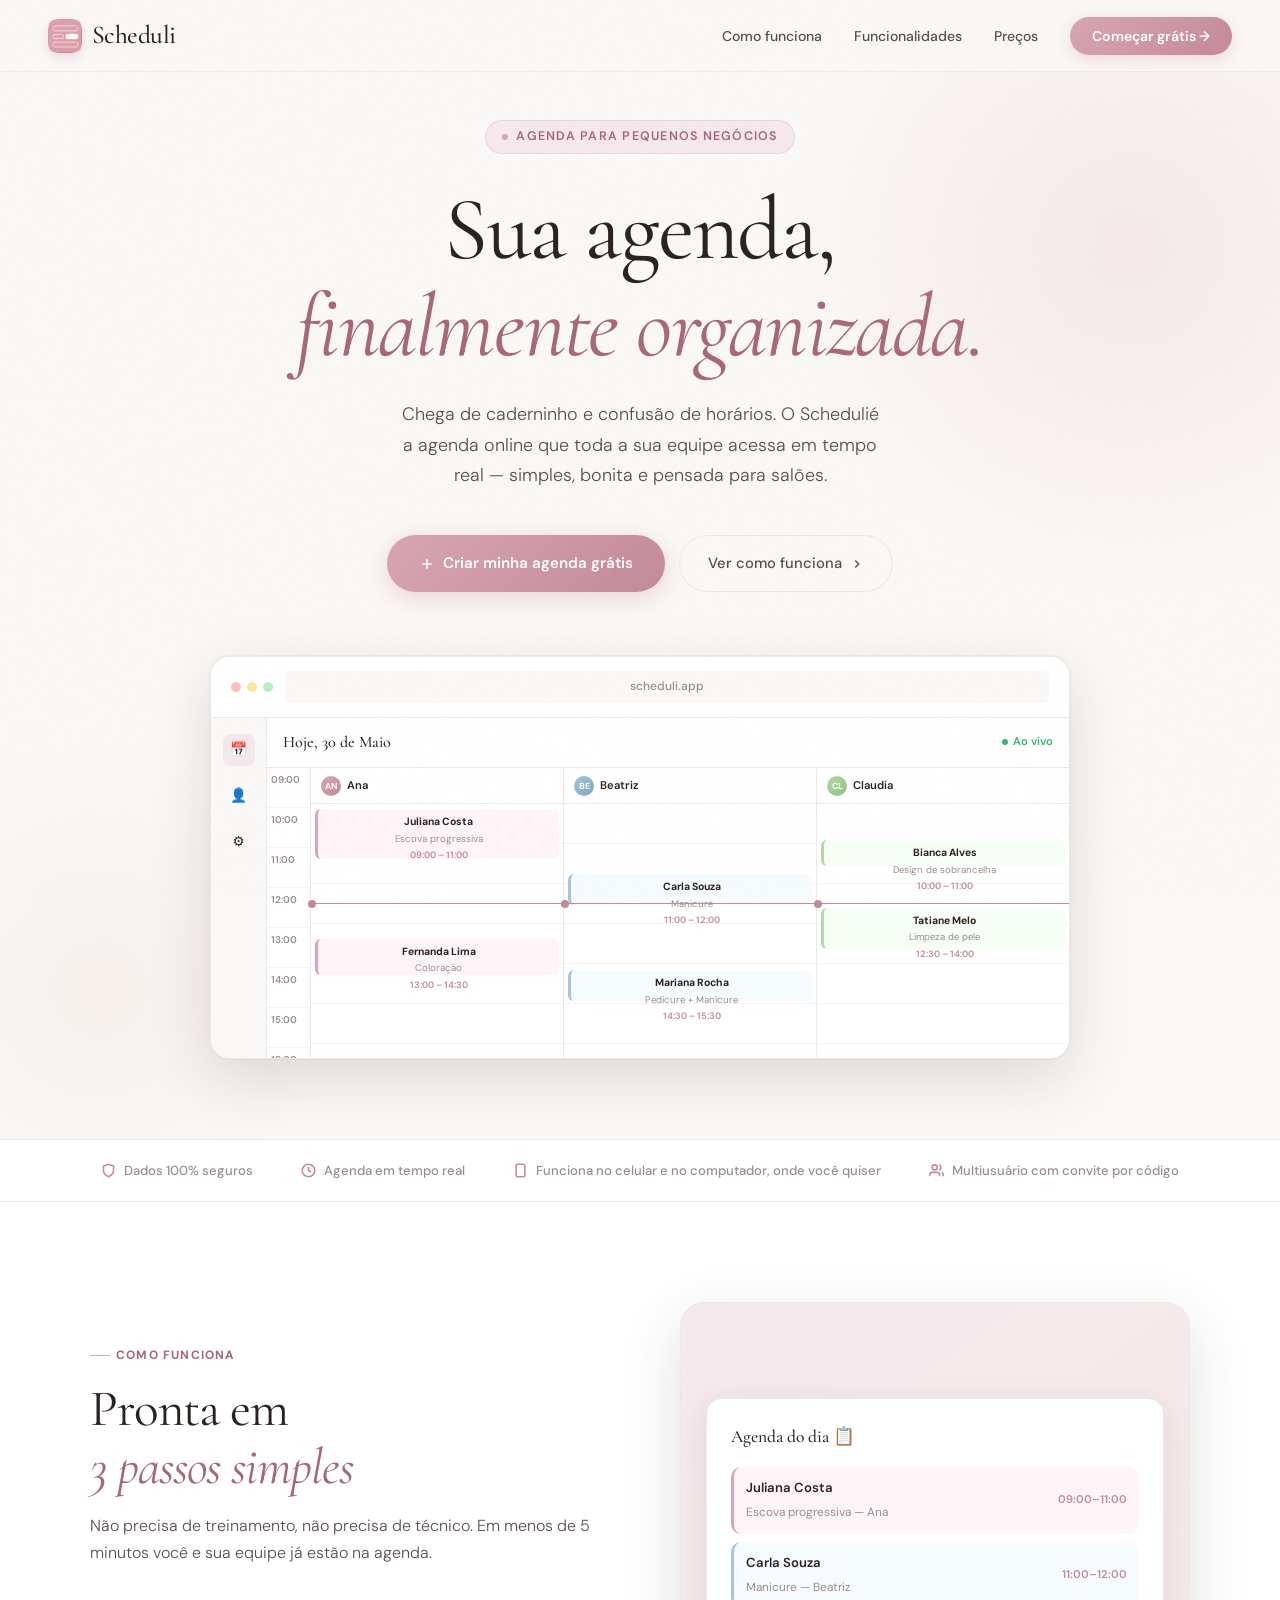
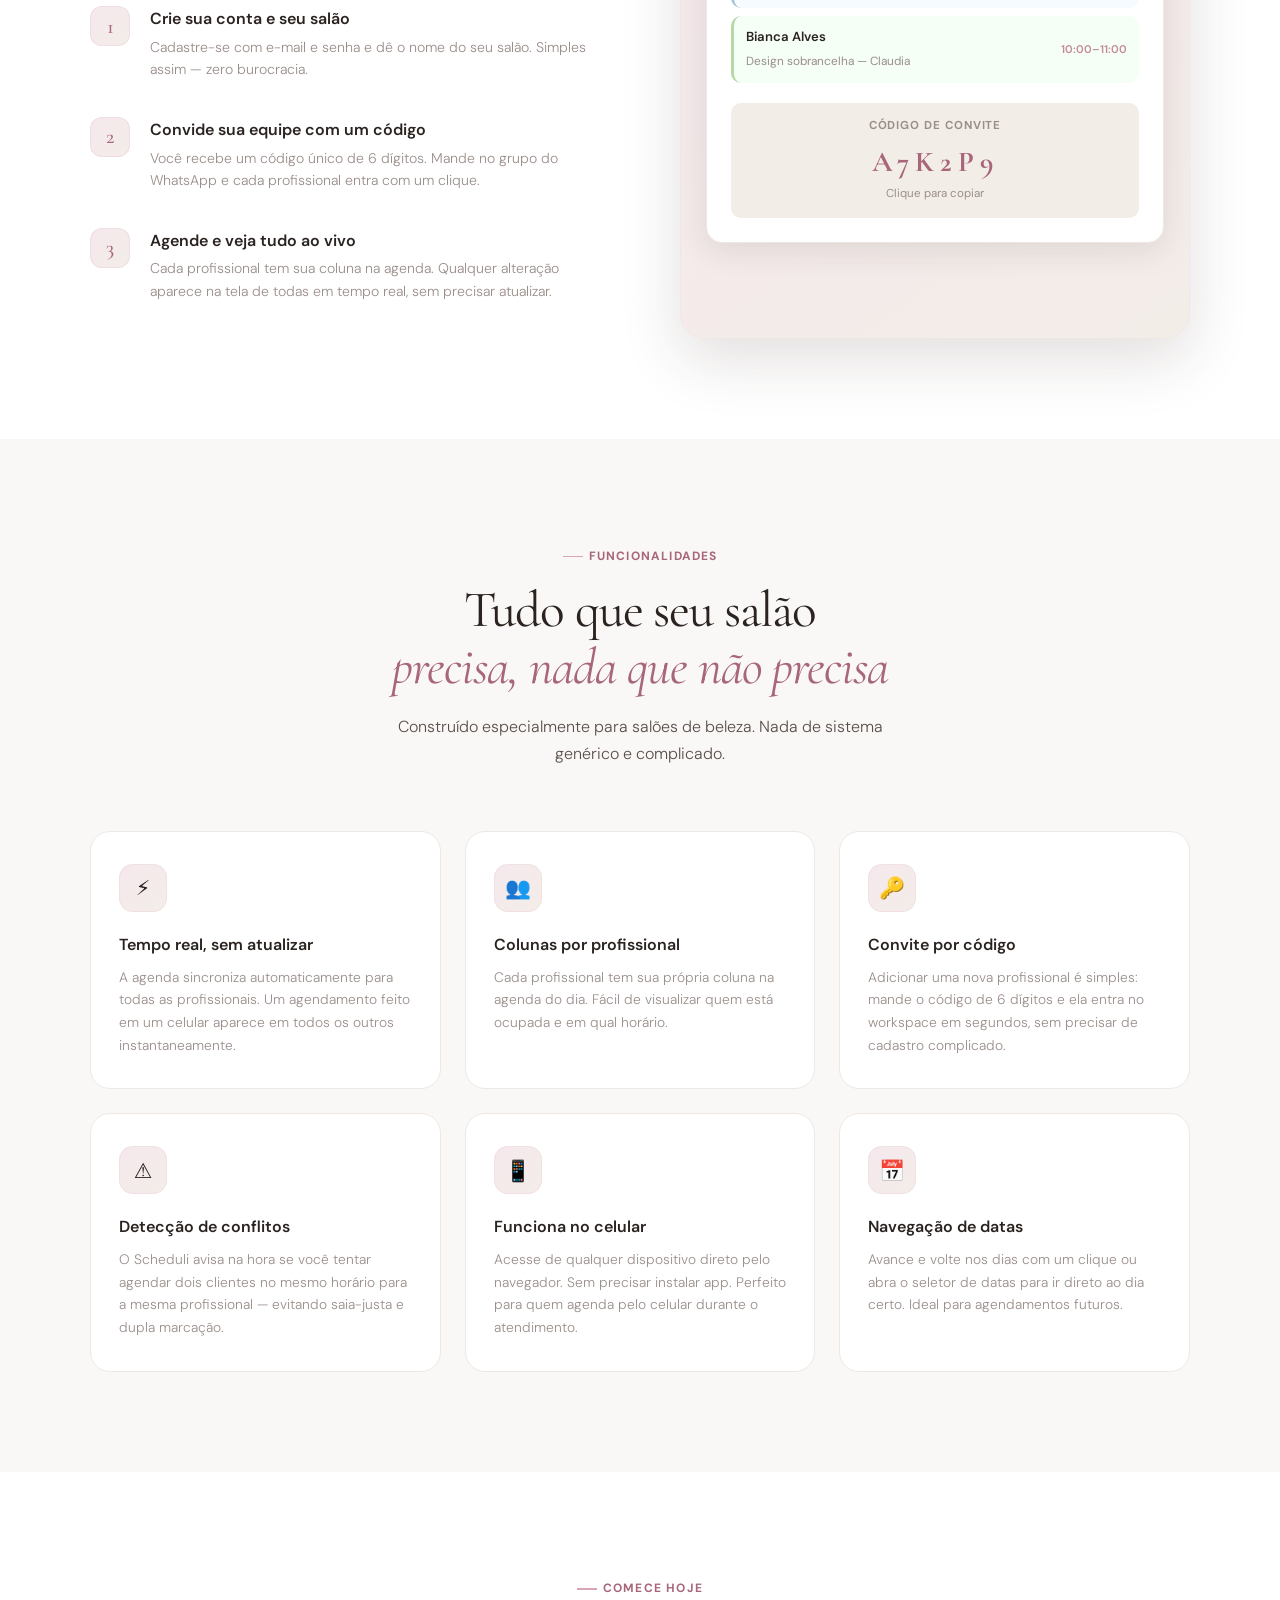
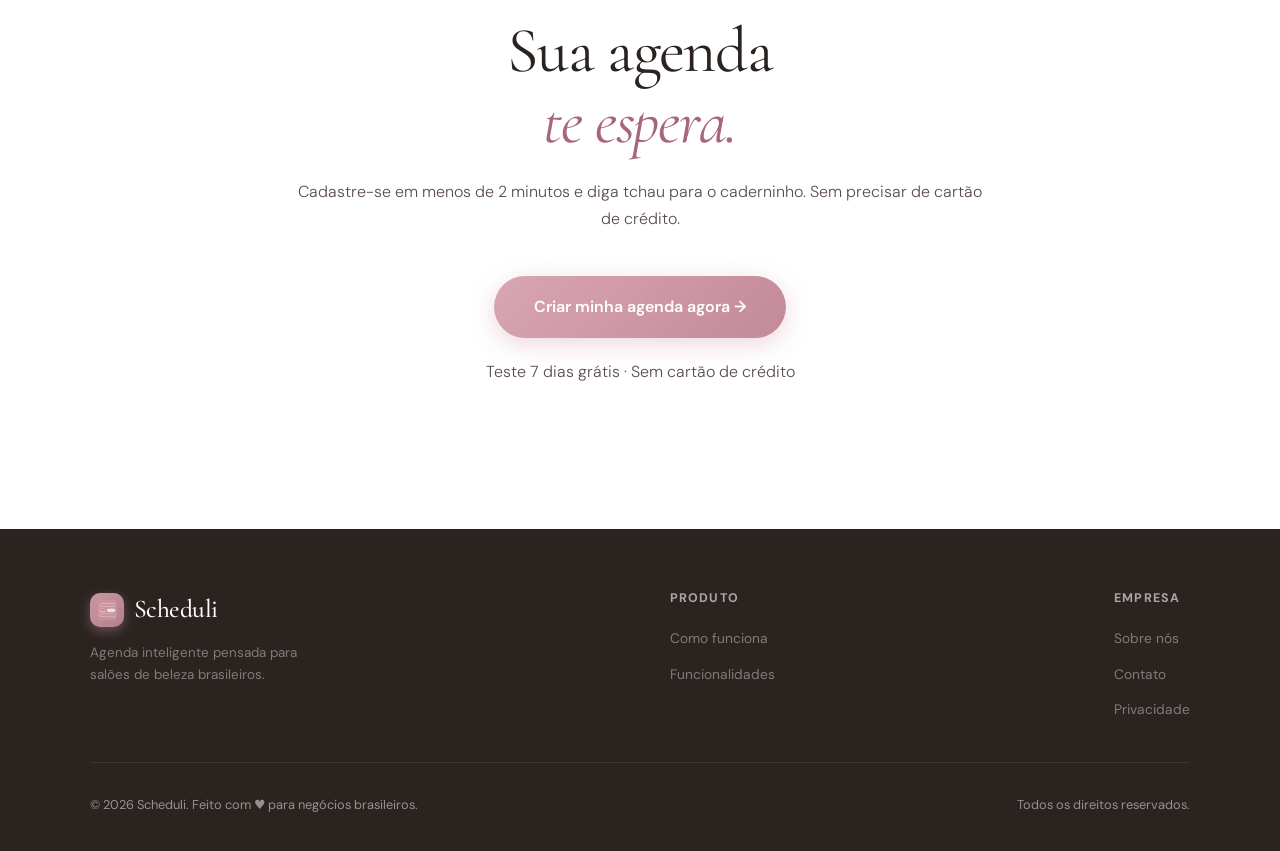
<file: public/index.html>
<!DOCTYPE html>
<html lang="pt-BR">
<head>
<meta charset="UTF-8">
<meta name="viewport" content="width=device-width, initial-scale=1.0">
<title>Scheduli — Agenda Inteligente para Salões</title>
<link rel="apple-touch-icon" href="assets/scheduli-icon.png">
<link rel="preconnect" href="https://fonts.googleapis.com">
<link href="https://fonts.googleapis.com/css2?family=Cormorant+Garamond:ital,wght@0,300;0,400;0,500;0,600;1,300;1,400&family=DM+Sans:wght@300;400;500;600&display=swap" rel="stylesheet">
<link rel="icon" href="assets/scheduli-icon.png" type="image/png">
<style>
/* ─── TOKENS ──────────────────────────── */
:root {
  --bg:          #FAF8F6;
  --card:        #FFFFFF;
  --rose:        #D9A5B3;
  --rose-dark:   #C38A99;
  --rose-light:  #F5E8ED;
  --rose-deep:   #A8667A;
  --beige:       #E9DDD4;
  --beige-light: #F3EDE8;
  --text:        #2A2320;
  --text-mid:    #5A4E4A;
  --text-muted:  #9A8E8A;
  --border:      #EDE8E4;
  --shadow:      0 2px 16px rgba(59,40,35,0.07);
  --shadow-md:   0 8px 32px rgba(59,40,35,0.11);
  --shadow-lg:   0 20px 60px rgba(59,40,35,0.15);
  --font-display:'Cormorant Garamond', Georgia, serif;
  --font-body:   'DM Sans', system-ui, sans-serif;
  --r:           16px;
}

*, *::before, *::after { box-sizing: border-box; margin: 0; padding: 0; }

html { scroll-behavior: smooth; }

body {
  font-family: var(--font-body);
  background: var(--bg);
  color: var(--text);
  overflow-x: hidden;
  line-height: 1.6;
}

::-webkit-scrollbar { width: 5px; }
::-webkit-scrollbar-thumb { background: var(--beige); border-radius: 99px; }

/* ─── NOISE TEXTURE OVERLAY ────────────── */
body::before {
  content: '';
  position: fixed;
  inset: 0;
  background-image: url("data:image/svg+xml,%3Csvg viewBox='0 0 256 256' xmlns='http://www.w3.org/2000/svg'%3E%3Cfilter id='noise'%3E%3CfeTurbulence type='fractalNoise' baseFrequency='0.9' numOctaves='4' stitchTiles='stitch'/%3E%3C/filter%3E%3Crect width='100%25' height='100%25' filter='url(%23noise)' opacity='0.03'/%3E%3C/svg%3E");
  pointer-events: none;
  z-index: 9999;
  opacity: 0.4;
}

/* ─── NAV ─────────────────────────────── */
nav {
  position: fixed;
  top: 0; left: 0; right: 0;
  z-index: 100;
  padding: 0 48px;
  height: 72px;
  display: flex;
  align-items: center;
  justify-content: space-between;
  background: rgba(250,248,246,0.88);
  backdrop-filter: blur(16px);
  border-bottom: 1px solid rgba(233,221,212,0.5);
  transition: box-shadow 0.3s;
}

nav.scrolled { box-shadow: var(--shadow); }

.nav-logo {
  display: flex;
  align-items: center;
  gap: 10px;
  text-decoration: none;
}

.nav-logo-mark {
  width: 34px; height: 34px;
  background: linear-gradient(135deg, var(--rose) 0%, var(--rose-dark) 100%);
  border-radius: 10px;
  display: flex; align-items: center; justify-content: center;
  box-shadow: 0 4px 12px rgba(217,165,179,0.4);
}

.nav-logo-mark svg { width: 18px; height: 18px; color: white; }

.nav-logo span {
  font-family: var(--font-display);
  font-size: 1.6rem;
  font-weight: 500;
  color: var(--text);
  letter-spacing: -0.02em;
}

.nav-links {
  display: flex;
  align-items: center;
  gap: 32px;
  list-style: none;
}

.nav-links a {
  font-size: 0.88rem;
  font-weight: 500;
  color: var(--text-mid);
  text-decoration: none;
  transition: color 0.2s;
}

.nav-links a:hover { color: var(--rose-dark); }

.nav-cta {
  background: linear-gradient(135deg, var(--rose) 0%, var(--rose-dark) 100%);
  color: white !important;
  padding: 10px 22px;
  border-radius: 99px;
  font-weight: 600 !important;
  box-shadow: 0 4px 16px rgba(217,165,179,0.4);
  transition: transform 0.2s, box-shadow 0.2s !important;
}

.nav-cta:hover {
  transform: translateY(-1px);
  box-shadow: 0 6px 20px rgba(217,165,179,0.5) !important;
  color: white !important;
}

.nav-hamburger {
  display: none;
  background: none; border: none;
  cursor: pointer;
  color: var(--text);
  padding: 4px;
}

/* ─── HERO ────────────────────────────── */
.hero {
  min-height: 100vh;
  display: flex;
  flex-direction: column;
  align-items: center;
  justify-content: center;
  text-align: center;
  padding: 120px 24px 80px;
  position: relative;
  overflow: hidden;
}

/* background blobs */
.hero::after {
  content: '';
  position: absolute;
  width: 700px; height: 700px;
  background: radial-gradient(circle, rgba(217,165,179,0.18) 0%, transparent 70%);
  top: -100px; right: -200px;
  pointer-events: none;
}

.hero-blob2 {
  position: absolute;
  width: 500px; height: 500px;
  background: radial-gradient(circle, rgba(233,221,212,0.3) 0%, transparent 70%);
  bottom: -100px; left: -150px;
  pointer-events: none;
}

.hero-eyebrow {
  display: inline-flex;
  align-items: center;
  gap: 8px;
  padding: 6px 16px;
  background: var(--rose-light);
  border: 1px solid rgba(217,165,179,0.3);
  border-radius: 99px;
  font-size: 0.78rem;
  font-weight: 600;
  color: var(--rose-deep);
  text-transform: uppercase;
  letter-spacing: 0.1em;
  margin-bottom: 28px;
  opacity: 0;
  animation: fadeUp 0.6s 0.1s ease forwards;
}

.hero-eyebrow span { width: 6px; height: 6px; background: var(--rose); border-radius: 50%; }

.hero h1 {
  font-family: var(--font-display);
  font-size: clamp(3.2rem, 7vw, 6rem);
  font-weight: 400;
  line-height: 1.08;
  color: var(--text);
  letter-spacing: -0.02em;
  max-width: 820px;
  margin-bottom: 24px;
  opacity: 0;
  animation: fadeUp 0.7s 0.2s ease forwards;
}

.hero h1 em {
  font-style: italic;
  color: var(--rose-deep);
}

.hero p {
  font-size: 1.12rem;
  color: var(--text-mid);
  max-width: 480px;
  line-height: 1.7;
  margin-bottom: 44px;
  font-weight: 300;
  opacity: 0;
  animation: fadeUp 0.7s 0.35s ease forwards;
}

.hero-actions {
  display: flex;
  gap: 14px;
  align-items: center;
  justify-content: center;
  flex-wrap: wrap;
  opacity: 0;
  animation: fadeUp 0.7s 0.5s ease forwards;
}

.btn-primary {
  display: inline-flex; align-items: center; gap: 8px;
  padding: 16px 32px;
  background: linear-gradient(135deg, var(--rose) 0%, var(--rose-dark) 100%);
  color: white;
  border: none;
  border-radius: 99px;
  font-family: var(--font-body);
  font-size: 0.95rem;
  font-weight: 600;
  cursor: pointer;
  text-decoration: none;
  box-shadow: 0 6px 24px rgba(217,165,179,0.45);
  transition: transform 0.2s, box-shadow 0.2s;
}

.btn-primary:hover {
  transform: translateY(-2px);
  box-shadow: 0 10px 32px rgba(217,165,179,0.55);
}

.btn-ghost {
  display: inline-flex; align-items: center; gap: 8px;
  padding: 16px 28px;
  background: transparent;
  color: var(--text-mid);
  border: 1.5px solid var(--border);
  border-radius: 99px;
  font-family: var(--font-body);
  font-size: 0.92rem;
  font-weight: 500;
  cursor: pointer;
  text-decoration: none;
  transition: all 0.2s;
}

.btn-ghost:hover { border-color: var(--rose); color: var(--rose-dark); }

/* ─── APP MOCKUP ──────────────────────── */
.hero-mockup {
  width: 100%;
  max-width: 860px;
  margin-top: 64px;
  border-radius: 20px;
  background: var(--card);
  border: 1px solid var(--border);
  box-shadow: var(--shadow-lg), 0 0 0 1px rgba(233,221,212,0.3);
  overflow: hidden;
  opacity: 0;
  animation: fadeUp 0.9s 0.65s ease forwards;
  position: relative;
  z-index: 2;
}

.mockup-header {
  background: var(--card);
  border-bottom: 1px solid var(--border);
  padding: 14px 20px;
  display: flex;
  align-items: center;
  gap: 12px;
}

.mockup-dots { display: flex; gap: 6px; }
.mockup-dot { width: 10px; height: 10px; border-radius: 50%; }
.mockup-dot:nth-child(1) { background: #FFBDBD; }
.mockup-dot:nth-child(2) { background: #FFE4A0; }
.mockup-dot:nth-child(3) { background: #B5F0C3; }

.mockup-url {
  flex: 1;
  background: var(--bg);
  border-radius: 6px;
  padding: 6px 12px;
  font-size: 0.75rem;
  color: var(--text-muted);
  font-weight: 500;
  text-align: center;
}

.mockup-body {
  display: flex;
  height: 340px;
}

.mockup-sidebar {
  width: 56px;
  background: var(--bg);
  border-right: 1px solid var(--border);
  display: flex;
  flex-direction: column;
  align-items: center;
  padding: 16px 0;
  gap: 14px;
}

.mock-icon {
  width: 32px; height: 32px;
  border-radius: 8px;
  display: flex; align-items: center; justify-content: center;
  font-size: 0.85rem;
}

.mock-icon.active { background: var(--rose-light); }

.mockup-calendar {
  flex: 1;
  padding: 0;
  overflow: hidden;
}

.mock-cal-header {
  padding: 12px 16px;
  display: flex;
  align-items: center;
  justify-content: space-between;
  border-bottom: 1px solid var(--border);
}

.mock-cal-title {
  font-family: var(--font-display);
  font-size: 1rem;
  font-weight: 500;
  color: var(--text);
}

.mock-live {
  display: flex; align-items: center; gap: 5px;
  font-size: 0.7rem; font-weight: 600; color: #3CB371;
}

.mock-live-dot {
  width: 6px; height: 6px; border-radius: 50%;
  background: #3CB371;
  animation: pulse 2s ease infinite;
}

@keyframes pulse {
  0%,100% { opacity: 1; transform: scale(1); }
  50% { opacity: 0.5; transform: scale(0.8); }
}

.mock-cols {
  display: flex;
  height: calc(100% - 45px);
}

.mock-time-col {
  width: 44px;
  flex-shrink: 0;
  border-right: 1px solid var(--border);
}

.mock-time-slot {
  height: 40px;
  display: flex;
  align-items: flex-start;
  padding-top: 4px;
  padding-left: 4px;
  font-size: 0.62rem;
  color: var(--text-muted);
  font-weight: 600;
  border-bottom: 1px solid rgba(0,0,0,0.04);
}

.mock-prof-col {
  flex: 1;
  border-right: 1px solid var(--border);
  position: relative;
  min-width: 0;
}

.mock-prof-col:last-child { border-right: none; }

.mock-prof-header {
  height: 36px;
  display: flex;
  align-items: center;
  padding: 0 10px;
  gap: 6px;
  border-bottom: 1px solid var(--border);
  background: var(--card);
}

.mock-avatar {
  width: 20px; height: 20px;
  border-radius: 50%;
  background: linear-gradient(135deg, var(--rose) 0%, var(--rose-dark) 100%);
  display: flex; align-items: center; justify-content: center;
  font-size: 0.55rem; font-weight: 700; color: white;
  flex-shrink: 0;
}

.mock-prof-name {
  font-size: 0.7rem; font-weight: 600; color: var(--text);
  white-space: nowrap; overflow: hidden; text-overflow: ellipsis;
}

.mock-col-body {
  position: relative;
  height: calc(100% - 36px);
}

.mock-hour-line {
  height: 40px;
  border-bottom: 1px solid rgba(0,0,0,0.04);
}

.mock-appt {
  position: absolute;
  left: 4px; right: 4px;
  border-radius: 6px;
  border-left: 3px solid;
  padding: 5px 7px;
  cursor: pointer;
  transition: transform 0.15s;
}

.mock-appt:hover { transform: scale(1.02); }

.mock-appt-name {
  font-size: 0.65rem; font-weight: 700;
  white-space: nowrap; overflow: hidden; text-overflow: ellipsis;
  color: var(--text);
}

.mock-appt-proc {
  font-size: 0.6rem; color: var(--text-muted);
  white-space: nowrap; overflow: hidden; text-overflow: ellipsis;
}

.mock-appt-time {
  font-size: 0.58rem; font-weight: 600; color: var(--rose-dark);
  margin-top: 2px;
}

.mock-now-line {
  position: absolute;
  left: 0; right: 0;
  height: 1.5px;
  background: var(--rose-dark);
  z-index: 5;
}

.mock-now-line::before {
  content: '';
  position: absolute;
  left: -3px; top: -3px;
  width: 8px; height: 8px;
  border-radius: 50%;
  background: var(--rose-dark);
}

/* ─── TRUST BAR ───────────────────────── */
.trust-bar {
  background: var(--card);
  border-top: 1px solid var(--border);
  border-bottom: 1px solid var(--border);
  padding: 20px 48px;
  display: flex;
  align-items: center;
  justify-content: center;
  gap: 48px;
  flex-wrap: wrap;
}

.trust-item {
  display: flex;
  align-items: center;
  gap: 8px;
  font-size: 0.82rem;
  color: var(--text-muted);
  font-weight: 500;
}

.trust-item svg { color: var(--rose-dark); flex-shrink: 0; }

/* ─── SECTION BASE ────────────────────── */
section { padding: 100px 24px; }

.section-eyebrow {
  display: inline-flex;
  align-items: center;
  gap: 6px;
  font-size: 0.75rem;
  font-weight: 700;
  color: var(--rose-deep);
  text-transform: uppercase;
  letter-spacing: 0.1em;
  margin-bottom: 16px;
}

.section-eyebrow::before {
  content: '';
  width: 20px; height: 1.5px;
  background: var(--rose);
}

.section-title {
  font-family: var(--font-display);
  font-size: clamp(2.2rem, 4vw, 3.4rem);
  font-weight: 400;
  line-height: 1.12;
  letter-spacing: -0.02em;
  color: var(--text);
  margin-bottom: 16px;
}

.section-title em { font-style: italic; color: var(--rose-deep); }

.section-sub {
  font-size: 1rem;
  color: var(--text-mid);
  max-width: 520px;
  line-height: 1.7;
  font-weight: 300;
}

/* ─── HOW IT WORKS ────────────────────── */
.how-section {
  background: var(--card);
}

.how-inner {
  max-width: 1100px;
  margin: 0 auto;
  display: grid;
  grid-template-columns: 1fr 1fr;
  gap: 80px;
  align-items: center;
}

.how-steps {
  display: flex;
  flex-direction: column;
  gap: 36px;
  margin-top: 40px;
}

.how-step {
  display: flex;
  gap: 20px;
  align-items: flex-start;
  opacity: 0;
  transform: translateX(-20px);
  transition: opacity 0.5s, transform 0.5s;
}

.how-step.visible { opacity: 1; transform: translateX(0); }

.step-num {
  width: 40px; height: 40px;
  border-radius: 12px;
  background: linear-gradient(135deg, var(--rose-light) 0%, var(--beige-light) 100%);
  border: 1px solid rgba(217,165,179,0.2);
  display: flex; align-items: center; justify-content: center;
  font-family: var(--font-display);
  font-size: 1.3rem;
  font-weight: 500;
  color: var(--rose-deep);
  flex-shrink: 0;
}

.step-text h3 {
  font-size: 1rem;
  font-weight: 600;
  color: var(--text);
  margin-bottom: 4px;
}

.step-text p {
  font-size: 0.88rem;
  color: var(--text-muted);
  line-height: 1.6;
  font-weight: 300;
}

.how-visual {
  border-radius: 24px;
  overflow: hidden;
  box-shadow: var(--shadow-lg);
  background: linear-gradient(145deg, var(--rose-light) 0%, var(--beige-light) 100%);
  aspect-ratio: 4/5;
  display: flex;
  align-items: center;
  justify-content: center;
  position: relative;
  border: 1px solid var(--border);
}

.how-visual-content {
  width: 90%;
  background: var(--card);
  border-radius: 16px;
  padding: 24px;
  box-shadow: var(--shadow-md);
  border: 1px solid var(--border);
}

.how-visual-title {
  font-family: var(--font-display);
  font-size: 1.1rem;
  font-weight: 500;
  margin-bottom: 16px;
  color: var(--text);
}

.mini-appt {
  display: flex;
  gap: 12px;
  align-items: center;
  padding: 10px 12px;
  border-radius: 10px;
  margin-bottom: 8px;
  border-left: 3px solid;
}

.mini-appt:nth-child(2) { background: #FFF5F8; border-color: #D9A5B3; }
.mini-appt:nth-child(3) { background: #F5FBFF; border-color: #A5C4D9; }
.mini-appt:nth-child(4) { background: #F5FFF5; border-color: #B3D9A5; }

.mini-appt-info strong { display: block; font-size: 0.82rem; font-weight: 600; color: var(--text); }
.mini-appt-info span { font-size: 0.74rem; color: var(--text-muted); }
.mini-appt-time {
  margin-left: auto;
  font-size: 0.7rem;
  font-weight: 600;
  color: var(--rose-dark);
  white-space: nowrap;
}

/* ─── FEATURES ────────────────────────── */
.features-section {
  max-width: 1100px;
  margin: 0 auto;
}

.features-header {
  text-align: center;
  margin-bottom: 64px;
}

.features-grid {
  display: grid;
  grid-template-columns: repeat(3, 1fr);
  gap: 24px;
}

.feat-card {
  background: var(--card);
  border: 1px solid var(--border);
  border-radius: 20px;
  padding: 32px 28px;
  transition: transform 0.2s, box-shadow 0.2s;
  opacity: 0;
  transform: translateY(20px);
  transition: opacity 0.5s, transform 0.5s, box-shadow 0.2s;
}

.feat-card.visible { opacity: 1; transform: translateY(0); }
.feat-card:hover { box-shadow: var(--shadow-md); transform: translateY(-3px) !important; }

.feat-icon {
  width: 48px; height: 48px;
  border-radius: 14px;
  background: linear-gradient(135deg, var(--rose-light) 0%, var(--beige-light) 100%);
  display: flex; align-items: center; justify-content: center;
  font-size: 1.3rem;
  margin-bottom: 20px;
  border: 1px solid rgba(217,165,179,0.15);
}

.feat-card h3 {
  font-size: 1rem;
  font-weight: 600;
  color: var(--text);
  margin-bottom: 8px;
}

.feat-card p {
  font-size: 0.86rem;
  color: var(--text-muted);
  line-height: 1.65;
  font-weight: 300;
}

/* ─── TESTIMONIALS ────────────────────── */
.testimonials-section {
  background: linear-gradient(135deg, #FAF8F6 0%, #F3EDE8 50%, #F5E8ED 100%);
}

.testi-inner {
  max-width: 1000px;
  margin: 0 auto;
  text-align: center;
}

.testi-grid {
  display: grid;
  grid-template-columns: repeat(3, 1fr);
  gap: 20px;
  margin-top: 56px;
}

.testi-card {
  background: var(--card);
  border: 1px solid var(--border);
  border-radius: 20px;
  padding: 28px 24px;
  text-align: left;
  box-shadow: var(--shadow);
  opacity: 0;
  transform: translateY(16px);
  transition: opacity 0.5s, transform 0.5s;
}

.testi-card.visible { opacity: 1; transform: translateY(0); }

.testi-stars {
  display: flex;
  gap: 3px;
  margin-bottom: 14px;
}

.testi-stars span { color: #F0A500; font-size: 0.9rem; }

.testi-text {
  font-size: 0.9rem;
  color: var(--text-mid);
  line-height: 1.7;
  font-weight: 300;
  margin-bottom: 20px;
  font-style: italic;
  font-family: var(--font-display);
  font-size: 1rem;
}

.testi-author {
  display: flex;
  align-items: center;
  gap: 10px;
}

.testi-avatar {
  width: 36px; height: 36px;
  border-radius: 50%;
  display: flex; align-items: center; justify-content: center;
  font-size: 0.8rem; font-weight: 700; color: white;
  flex-shrink: 0;
}

.testi-author strong { display: block; font-size: 0.84rem; font-weight: 600; color: var(--text); }
.testi-author span { font-size: 0.75rem; color: var(--text-muted); }

/* ─── PRICING ─────────────────────────── */
.pricing-section {
  max-width: 900px;
  margin: 0 auto;
  text-align: center;
}

.pricing-grid {
  display: grid;
  grid-template-columns: 1fr 1fr;
  gap: 24px;
  margin-top: 56px;
  max-width: 680px;
  margin-left: auto;
  margin-right: auto;
}

.price-card {
  background: var(--card);
  border: 1.5px solid var(--border);
  border-radius: 24px;
  padding: 36px 32px;
  text-align: left;
  position: relative;
  opacity: 0;
  transform: translateY(16px);
  transition: opacity 0.5s, transform 0.5s;
}

.price-card.visible { opacity: 1; transform: translateY(0); }

.price-card.featured {
  border-color: var(--rose);
  box-shadow: 0 8px 40px rgba(217,165,179,0.25);
}

.price-badge {
  position: absolute;
  top: -12px; left: 50%; transform: translateX(-50%);
  background: linear-gradient(135deg, var(--rose) 0%, var(--rose-dark) 100%);
  color: white;
  font-size: 0.7rem;
  font-weight: 700;
  padding: 4px 14px;
  border-radius: 99px;
  text-transform: uppercase;
  letter-spacing: 0.08em;
  white-space: nowrap;
}

.price-name {
  font-size: 0.82rem;
  font-weight: 700;
  text-transform: uppercase;
  letter-spacing: 0.1em;
  color: var(--text-muted);
  margin-bottom: 12px;
}

.price-amount {
  font-family: var(--font-display);
  font-size: 3rem;
  font-weight: 400;
  color: var(--text);
  line-height: 1;
  margin-bottom: 4px;
}

.price-amount sup {
  font-size: 1.2rem;
  font-weight: 500;
  vertical-align: super;
  font-family: var(--font-body);
}

.price-period {
  font-size: 0.8rem;
  color: var(--text-muted);
  margin-bottom: 28px;
}

.price-features {
  list-style: none;
  display: flex;
  flex-direction: column;
  gap: 10px;
  margin-bottom: 28px;
}

.price-features li {
  display: flex;
  align-items: center;
  gap: 10px;
  font-size: 0.86rem;
  color: var(--text-mid);
}

.price-features li::before {
  content: '✓';
  width: 18px; height: 18px;
  border-radius: 50%;
  background: var(--rose-light);
  color: var(--rose-deep);
  display: flex; align-items: center; justify-content: center;
  font-size: 0.7rem;
  font-weight: 700;
  flex-shrink: 0;
}

.btn-price {
  width: 100%;
  padding: 14px;
  border-radius: 99px;
  font-family: var(--font-body);
  font-size: 0.9rem;
  font-weight: 600;
  cursor: pointer;
  text-decoration: none;
  display: inline-flex;
  align-items: center;
  justify-content: center;
  transition: all 0.2s;
  border: none;
}

.btn-price.primary {
  background: linear-gradient(135deg, var(--rose) 0%, var(--rose-dark) 100%);
  color: white;
  box-shadow: 0 4px 16px rgba(217,165,179,0.4);
}

.btn-price.primary:hover { transform: translateY(-1px); box-shadow: 0 6px 24px rgba(217,165,179,0.5); }

.btn-price.ghost {
  background: transparent;
  color: var(--text-mid);
  border: 1.5px solid var(--border);
}

.btn-price.ghost:hover { border-color: var(--rose); color: var(--rose-dark); }

/* ─── CTA FINAL ───────────────────────── */
.cta-section {
  background: var(--card);
}

.cta-inner {
  max-width: 700px;
  margin: 0 auto;
  text-align: center;
}

.cta-inner .section-title { font-size: clamp(2.4rem, 5vw, 4rem); }

.cta-inner p {
  font-size: 1rem;
  color: var(--text-mid);
  margin: 20px 0 44px;
  font-weight: 300;
  line-height: 1.7;
}

.cta-note {
  margin-top: 20px;
  font-size: 0.8rem;
  color: var(--text-muted);
}

/* ─── FOOTER ──────────────────────────── */
footer {
  background: var(--text);
  padding: 60px 48px 36px;
  color: rgba(255,255,255,0.5);
}

.footer-inner {
  max-width: 1100px;
  margin: 0 auto;
}

.footer-top {
  display: flex;
  justify-content: space-between;
  align-items: flex-start;
  gap: 40px;
  flex-wrap: wrap;
  padding-bottom: 40px;
  border-bottom: 1px solid rgba(255,255,255,0.08);
  margin-bottom: 32px;
}

.footer-brand .nav-logo { margin-bottom: 12px; }
.footer-brand .nav-logo span { color: white; }
.footer-brand .nav-logo-mark { opacity: 0.9; }

.footer-brand p {
  font-size: 0.84rem;
  line-height: 1.6;
  max-width: 240px;
  color: rgba(255,255,255,0.4);
}

.footer-links h4 {
  font-size: 0.78rem;
  font-weight: 700;
  text-transform: uppercase;
  letter-spacing: 0.1em;
  color: rgba(255,255,255,0.6);
  margin-bottom: 16px;
}

.footer-links ul { list-style: none; display: flex; flex-direction: column; gap: 10px; }

.footer-links a {
  font-size: 0.86rem;
  color: rgba(255,255,255,0.4);
  text-decoration: none;
  transition: color 0.2s;
}

.footer-links a:hover { color: rgba(255,255,255,0.8); }

.footer-bottom {
  display: flex;
  justify-content: space-between;
  align-items: center;
  flex-wrap: wrap;
  gap: 12px;
}

.footer-bottom p { font-size: 0.8rem; }

/* ─── ANIMATIONS ──────────────────────── */
@keyframes fadeUp {
  from { opacity: 0; transform: translateY(24px); }
  to   { opacity: 1; transform: translateY(0); }
}

/* ─── RESPONSIVE ──────────────────────── */
@media (max-width: 900px) {
  nav { padding: 0 24px; }
  .nav-links { display: none; }
  .nav-links.open {
    display: flex;
    flex-direction: column;
    position: fixed;
    top: 72px; left: 0; right: 0;
    background: var(--card);
    border-bottom: 1px solid var(--border);
    padding: 20px 24px;
    gap: 16px;
    box-shadow: var(--shadow-md);
  }
  .nav-cta { display: none; }
  .nav-hamburger { display: flex; }

  .how-inner { grid-template-columns: 1fr; gap: 40px; }
  .how-visual { display: none; }
  .features-grid { grid-template-columns: 1fr 1fr; }
  .testi-grid { grid-template-columns: 1fr; }
  .pricing-grid { grid-template-columns: 1fr; }

  section { padding: 72px 24px; }
  footer { padding: 48px 24px 28px; }
  .footer-top { flex-direction: column; }
  .trust-bar { gap: 24px; padding: 20px 24px; }
}

@media (max-width: 600px) {
  .features-grid { grid-template-columns: 1fr; }
  .hero-mockup { display: none; }
  .mockup-sidebar { display: none; }
}
</style>
</head>
<body>

<!-- NAV -->
<nav id="navbar">
  <a href="#" class="nav-logo">
    <div class="nav-logo-mark">
        <img src="assets/scheduli-icon.png" alt="Scheduli Logo" width="32" height="32">
    </div>
    <span>Scheduli</span>
  </a>

  <ul class="nav-links" id="nav-links">
    <li><a href="#como-funciona">Como funciona</a></li>
    <li><a href="#funcionalidades">Funcionalidades</a></li>
    <li><a href="#precos">Preços</a></li>
    <li><a href="scheduli.html" class="nav-cta">Começar grátis →</a></li>
  </ul>

  <button class="nav-hamburger" id="hamburger" aria-label="Menu" onclick="toggleMenu()">
    <svg width="22" height="22" viewBox="0 0 24 24" fill="none" stroke="currentColor" stroke-width="2.5">
      <line x1="3" y1="6" x2="21" y2="6"/><line x1="3" y1="12" x2="21" y2="12"/><line x1="3" y1="18" x2="21" y2="18"/>
    </svg>
  </button>
</nav>

<!-- HERO -->
<section class="hero">
  <div class="hero-blob2"></div>

  <div class="hero-eyebrow">
    <span></span>
    Agenda para pequenos negócios
  </div>

  <h1>
    Sua agenda,<br>
    <em>finalmente organizada.</em>
  </h1>

  <p>
    Chega de caderninho e confusão de horários. O Schedulié a agenda online que toda a sua equipe acessa em tempo real — simples, bonita e pensada para salões.
  </p>

  <div class="hero-actions">
    <a href="scheduli.html" class="btn-primary">
      <svg width="16" height="16" viewBox="0 0 24 24" fill="none" stroke="currentColor" stroke-width="2.5"><path d="M12 5v14M5 12h14"/></svg>
      Criar minha agenda grátis
    </a>
    <a href="#como-funciona" class="btn-ghost">
      Ver como funciona
      <svg width="14" height="14" viewBox="0 0 24 24" fill="none" stroke="currentColor" stroke-width="2.5"><path d="M9 18l6-6-6-6"/></svg>
    </a>
  </div>

  <!-- APP MOCKUP -->
  <div class="hero-mockup">
    <div class="mockup-header">
      <div class="mockup-dots">
        <div class="mockup-dot"></div>
        <div class="mockup-dot"></div>
        <div class="mockup-dot"></div>
      </div>
      <div class="mockup-url">scheduli.app</div>
    </div>
    <div class="mockup-body">
      <div class="mockup-sidebar">
        <div class="mock-icon active">📅</div>
        <div class="mock-icon">👤</div>
        <div class="mock-icon">⚙️</div>
      </div>
      <div class="mockup-calendar">
        <div class="mock-cal-header">
          <span class="mock-cal-title">Hoje, 30 de Maio</span>
          <div class="mock-live"><div class="mock-live-dot"></div>Ao vivo</div>
        </div>
        <div class="mock-cols">
          <div class="mock-time-col">
            <div class="mock-time-slot">09:00</div>
            <div class="mock-time-slot">10:00</div>
            <div class="mock-time-slot">11:00</div>
            <div class="mock-time-slot">12:00</div>
            <div class="mock-time-slot">13:00</div>
            <div class="mock-time-slot">14:00</div>
            <div class="mock-time-slot">15:00</div>
            <div class="mock-time-slot">16:00</div>
          </div>
          <!-- Col 1 -->
          <div class="mock-prof-col">
            <div class="mock-prof-header">
              <div class="mock-avatar">AN</div>
              <span class="mock-prof-name">Ana</span>
            </div>
            <div class="mock-col-body">
              <div class="mock-hour-line"></div><div class="mock-hour-line"></div>
              <div class="mock-hour-line"></div><div class="mock-hour-line"></div>
              <div class="mock-hour-line"></div><div class="mock-hour-line"></div>
              <div class="mock-hour-line"></div>
              <div class="mock-appt" style="top:2%;height:19%;background:#FFF5F8;border-color:#D9A5B3;">
                <div class="mock-appt-name">Juliana Costa</div>
                <div class="mock-appt-proc">Escova progressiva</div>
                <div class="mock-appt-time">09:00 – 11:00</div>
              </div>
              <div class="mock-appt" style="top:52%;height:14%;background:#FFF5F8;border-color:#D9A5B3;">
                <div class="mock-appt-name">Fernanda Lima</div>
                <div class="mock-appt-proc">Coloração</div>
                <div class="mock-appt-time">13:00 – 14:30</div>
              </div>
              <div class="mock-now-line" style="top:38%"></div>
            </div>
          </div>
          <!-- Col 2 -->
          <div class="mock-prof-col">
            <div class="mock-prof-header">
              <div class="mock-avatar" style="background:linear-gradient(135deg,#A5C4D9,#7BA8C4)">BE</div>
              <span class="mock-prof-name">Beatriz</span>
            </div>
            <div class="mock-col-body">
              <div class="mock-hour-line"></div><div class="mock-hour-line"></div>
              <div class="mock-hour-line"></div><div class="mock-hour-line"></div>
              <div class="mock-hour-line"></div><div class="mock-hour-line"></div>
              <div class="mock-hour-line"></div>
              <div class="mock-appt" style="top:27%;height:12%;background:#F5FBFF;border-color:#A5C4D9;">
                <div class="mock-appt-name">Carla Souza</div>
                <div class="mock-appt-proc">Manicure</div>
                <div class="mock-appt-time">11:00 – 12:00</div>
              </div>
              <div class="mock-appt" style="top:64%;height:12%;background:#F5FBFF;border-color:#A5C4D9;">
                <div class="mock-appt-name">Mariana Rocha</div>
                <div class="mock-appt-proc">Pedicure + Manicure</div>
                <div class="mock-appt-time">14:30 – 15:30</div>
              </div>
              <div class="mock-now-line" style="top:38%"></div>
            </div>
          </div>
          <!-- Col 3 -->
          <div class="mock-prof-col">
            <div class="mock-prof-header">
              <div class="mock-avatar" style="background:linear-gradient(135deg,#B3D9A5,#8DC480)">CL</div>
              <span class="mock-prof-name">Claudia</span>
            </div>
            <div class="mock-col-body">
              <div class="mock-hour-line"></div><div class="mock-hour-line"></div>
              <div class="mock-hour-line"></div><div class="mock-hour-line"></div>
              <div class="mock-hour-line"></div><div class="mock-hour-line"></div>
              <div class="mock-hour-line"></div>
              <div class="mock-appt" style="top:14%;height:10%;background:#F5FFF5;border-color:#B3D9A5;">
                <div class="mock-appt-name">Bianca Alves</div>
                <div class="mock-appt-proc">Design de sobrancelha</div>
                <div class="mock-appt-time">10:00 – 11:00</div>
              </div>
              <div class="mock-appt" style="top:40%;height:16%;background:#F5FFF5;border-color:#B3D9A5;">
                <div class="mock-appt-name">Tatiane Melo</div>
                <div class="mock-appt-proc">Limpeza de pele</div>
                <div class="mock-appt-time">12:30 – 14:00</div>
              </div>
              <div class="mock-now-line" style="top:38%"></div>
            </div>
          </div>
        </div>
      </div>
    </div>
  </div>
</section>

<!-- TRUST BAR -->
<div class="trust-bar">
  <div class="trust-item">
    <svg width="15" height="15" viewBox="0 0 24 24" fill="none" stroke="currentColor" stroke-width="2.5"><path d="M12 22s8-4 8-10V5l-8-3-8 3v7c0 6 8 10 8 10z"/></svg>
    Dados 100% seguros
  </div>
  <div class="trust-item">
    <svg width="15" height="15" viewBox="0 0 24 24" fill="none" stroke="currentColor" stroke-width="2.5"><circle cx="12" cy="12" r="10"/><polyline points="12 6 12 12 16 14"/></svg>
    Agenda em tempo real
  </div>
  <div class="trust-item">
    <svg width="15" height="15" viewBox="0 0 24 24" fill="none" stroke="currentColor" stroke-width="2.5"><rect x="5" y="2" width="14" height="20" rx="2"/><line x1="12" y1="18" x2="12" y2="18"/></svg>
    Funciona no celular e no computador, onde você quiser
  </div>
  <div class="trust-item">
    <svg width="15" height="15" viewBox="0 0 24 24" fill="none" stroke="currentColor" stroke-width="2.5"><path d="M17 21v-2a4 4 0 0 0-4-4H5a4 4 0 0 0-4 4v2"/><circle cx="9" cy="7" r="4"/><path d="M23 21v-2a4 4 0 0 0-3-3.87M16 3.13a4 4 0 0 1 0 7.75"/></svg>
    Multiusuário com convite por código
  </div>
</div>

<!-- COMO FUNCIONA -->
<section class="how-section" id="como-funciona">
  <div class="how-inner">
    <div>
      <div class="section-eyebrow">Como funciona</div>
      <h2 class="section-title">Pronta em<br><em>3 passos simples</em></h2>
      <p class="section-sub">Não precisa de treinamento, não precisa de técnico. Em menos de 5 minutos você e sua equipe já estão na agenda.</p>

      <div class="how-steps">
        <div class="how-step">
          <div class="step-num">1</div>
          <div class="step-text">
            <h3>Crie sua conta e seu salão</h3>
            <p>Cadastre-se com e-mail e senha e dê o nome do seu salão. Simples assim — zero burocracia.</p>
          </div>
        </div>
        <div class="how-step">
          <div class="step-num">2</div>
          <div class="step-text">
            <h3>Convide sua equipe com um código</h3>
            <p>Você recebe um código único de 6 dígitos. Mande no grupo do WhatsApp e cada profissional entra com um clique.</p>
          </div>
        </div>
        <div class="how-step">
          <div class="step-num">3</div>
          <div class="step-text">
            <h3>Agende e veja tudo ao vivo</h3>
            <p>Cada profissional tem sua coluna na agenda. Qualquer alteração aparece na tela de todas em tempo real, sem precisar atualizar.</p>
          </div>
        </div>
      </div>
    </div>

    <div class="how-visual">
      <div class="how-visual-content">
        <p class="how-visual-title">Agenda do dia 📋</p>
        <div class="mini-appt">
          <div>
            <div class="mini-appt-info">
              <strong>Juliana Costa</strong>
              <span>Escova progressiva — Ana</span>
            </div>
          </div>
          <div class="mini-appt-time">09:00–11:00</div>
        </div>
        <div class="mini-appt">
          <div>
            <div class="mini-appt-info">
              <strong>Carla Souza</strong>
              <span>Manicure — Beatriz</span>
            </div>
          </div>
          <div class="mini-appt-time">11:00–12:00</div>
        </div>
        <div class="mini-appt">
          <div>
            <div class="mini-appt-info">
              <strong>Bianca Alves</strong>
              <span>Design sobrancelha — Claudia</span>
            </div>
          </div>
          <div class="mini-appt-time">10:00–11:00</div>
        </div>

        <div style="margin-top:20px;padding:14px;background:var(--beige-light);border-radius:10px;text-align:center;">
          <div style="font-size:0.72rem;font-weight:700;text-transform:uppercase;letter-spacing:0.08em;color:var(--text-muted);margin-bottom:4px">Código de convite</div>
          <div style="font-family:var(--font-display);font-size:1.8rem;font-weight:700;color:var(--rose-deep);letter-spacing:0.2em">A7K2P9</div>
          <div style="font-size:0.72rem;color:var(--text-muted)">Clique para copiar</div>
        </div>
      </div>
    </div>
  </div>
</section>

<!-- FUNCIONALIDADES -->
<section id="funcionalidades">
  <div class="features-section">
    <div class="features-header">
      <div class="section-eyebrow">Funcionalidades</div>
      <h2 class="section-title">Tudo que seu salão<br><em>precisa, nada que não precisa</em></h2>
      <p class="section-sub" style="margin:0 auto">Construído especialmente para salões de beleza. Nada de sistema genérico e complicado.</p>
    </div>

    <div class="features-grid">
      <div class="feat-card">
        <div class="feat-icon">⚡</div>
        <h3>Tempo real, sem atualizar</h3>
        <p>A agenda sincroniza automaticamente para todas as profissionais. Um agendamento feito em um celular aparece em todos os outros instantaneamente.</p>
      </div>
      <div class="feat-card">
        <div class="feat-icon">👥</div>
        <h3>Colunas por profissional</h3>
        <p>Cada profissional tem sua própria coluna na agenda do dia. Fácil de visualizar quem está ocupada e em qual horário.</p>
      </div>
      <div class="feat-card">
        <div class="feat-icon">🔑</div>
        <h3>Convite por código</h3>
        <p>Adicionar uma nova profissional é simples: mande o código de 6 dígitos e ela entra no workspace em segundos, sem precisar de cadastro complicado.</p>
      </div>
      <div class="feat-card">
        <div class="feat-icon">⚠️</div>
        <h3>Detecção de conflitos</h3>
        <p>O Scheduli avisa na hora se você tentar agendar dois clientes no mesmo horário para a mesma profissional — evitando saia-justa e dupla marcação.</p>
      </div>
      <div class="feat-card">
        <div class="feat-icon">📱</div>
        <h3>Funciona no celular</h3>
        <p>Acesse de qualquer dispositivo direto pelo navegador. Sem precisar instalar app. Perfeito para quem agenda pelo celular durante o atendimento.</p>
      </div>
      <div class="feat-card">
        <div class="feat-icon">📅</div>
        <h3>Navegação de datas</h3>
        <p>Avance e volte nos dias com um clique ou abra o seletor de datas para ir direto ao dia certo. Ideal para agendamentos futuros.</p>
      </div>
    </div>
  </div>
</section>

<!-- CTA FINAL -->
<section class="cta-section">
  <div class="cta-inner">
    <div class="section-eyebrow">Comece hoje</div>
    <h2 class="section-title">Sua agenda<br><em>te espera.</em></h2>
    <p>Cadastre-se em menos de 2 minutos e diga tchau para o caderninho. Sem precisar de cartão de crédito.</p>
    <a href="scheduli.html" class="btn-primary" style="font-size:1rem;padding:18px 40px">
      Criar minha agenda agora →
    </a>
    <p class="cta-note">Teste 7 dias grátis · Sem cartão de crédito</p>
  </div>
</section>

<!-- FOOTER -->
<footer>
  <div class="footer-inner">
    <div class="footer-top">
      <div class="footer-brand">
        <a href="#" class="nav-logo">
          <div class="nav-logo-mark">
            <img src="assets/scheduli-icon.png" alt="Scheduli logo" style="width:20px;height:20px;">
          </div>
          <span>Scheduli</span>
        </a>
        <p>Agenda inteligente pensada para salões de beleza brasileiros.</p>
      </div>

      <div class="footer-links">
        <h4>Produto</h4>
        <ul>
          <li><a href="#como-funciona">Como funciona</a></li>
          <li><a href="#funcionalidades">Funcionalidades</a></li>
        </ul>
      </div>

      <div class="footer-links">
        <h4>Empresa</h4>
        <ul>
          <li><a href="#">Sobre nós</a></li>
          <li><a href="#">Contato</a></li>
          <li><a href="#">Privacidade</a></li>
        </ul>
      </div>
    </div>

    <div class="footer-bottom">
      <p>© 2026 Scheduli. Feito com ♥ para negócios brasileiros.</p>
      <p>Todos os direitos reservados.</p>
    </div>
  </div>
</footer>

<script>
// Nav scroll effect
window.addEventListener('scroll', () => {
  document.getElementById('navbar').classList.toggle('scrolled', window.scrollY > 20);
});

// Mobile menu
function toggleMenu() {
  document.getElementById('nav-links').classList.toggle('open');
}

// Close mobile menu on link click
document.querySelectorAll('.nav-links a').forEach(link => {
  link.addEventListener('click', () => {
    document.getElementById('nav-links').classList.remove('open');
  });
});

// Scroll animations
const observer = new IntersectionObserver((entries) => {
  entries.forEach((entry, i) => {
    if (entry.isIntersecting) {
      setTimeout(() => entry.target.classList.add('visible'), entry.target.dataset.delay || 0);
    }
  });
}, { threshold: 0.15 });

// Stagger cards
document.querySelectorAll('.feat-card').forEach((el, i) => {
  el.dataset.delay = i * 80;
  observer.observe(el);
});

document.querySelectorAll('.testi-card').forEach((el, i) => {
  el.dataset.delay = i * 100;
  observer.observe(el);
});

document.querySelectorAll('.price-card').forEach((el, i) => {
  el.dataset.delay = i * 120;
  observer.observe(el);
});

document.querySelectorAll('.how-step').forEach((el, i) => {
  el.dataset.delay = i * 120;
  observer.observe(el);
});
</script>

</body>
</html>
</file>
